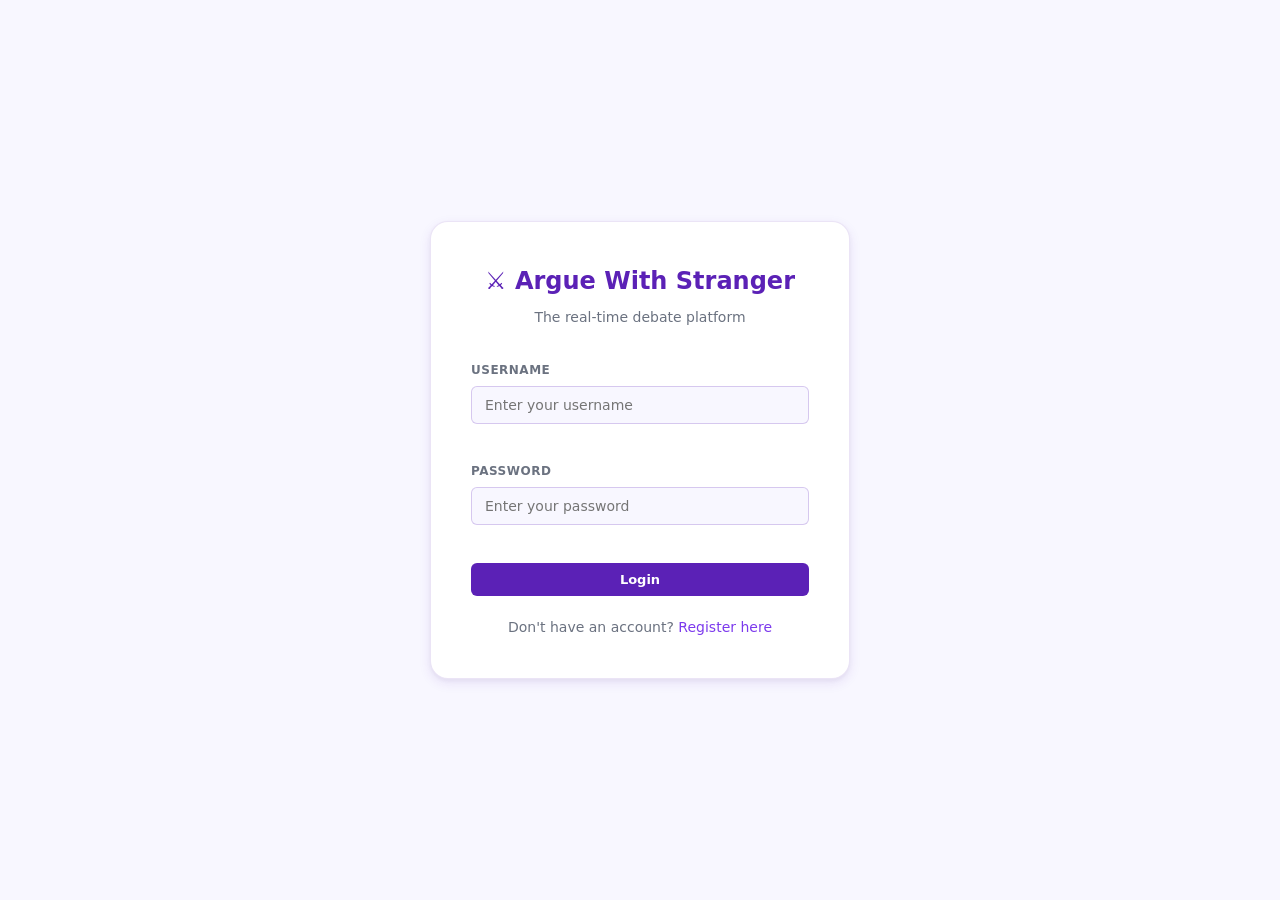
<file: src/main/resources/static/login.html>
<!DOCTYPE html>
<html lang="en">
<head>
    <meta charset="UTF-8"/>
    <meta name="viewport" content="width=device-width, initial-scale=1.0"/>
    <title>Login — Argue With Stranger</title>
    <link rel="stylesheet" href="css/style.css"/>
</head>
<body class="auth-page">

<div class="auth-card">
    <div class="auth-header">
        <h1 class="brand">⚔️ Argue With Stranger</h1>
        <p class="brand-sub">The real-time debate platform</p>
    </div>

    <div id="error-banner" class="error-banner hidden"></div>

    <form id="login-form" novalidate>
        <div class="form-group">
            <label for="username">Username</label>
            <input
                    type="text"
                    id="username"
                    placeholder="Enter your username"
                    autocomplete="username"
                    required/>
            <span class="field-error" id="username-error"></span>
        </div>

        <div class="form-group">
            <label for="password">Password</label>
            <input
                    type="password"
                    id="password"
                    placeholder="Enter your password"
                    autocomplete="current-password"
                    required/>
            <span class="field-error" id="password-error"></span>
        </div>

        <button type="submit" class="btn btn-primary btn-full" id="login-btn">
            Login
        </button>
    </form>

    <p class="auth-switch">
        Don't have an account?
        <a href="register.html">Register here</a>
    </p>
</div>

<script src="js/api.js"></script>
<script src="js/auth.js"></script>
</body>
</html>
</file>
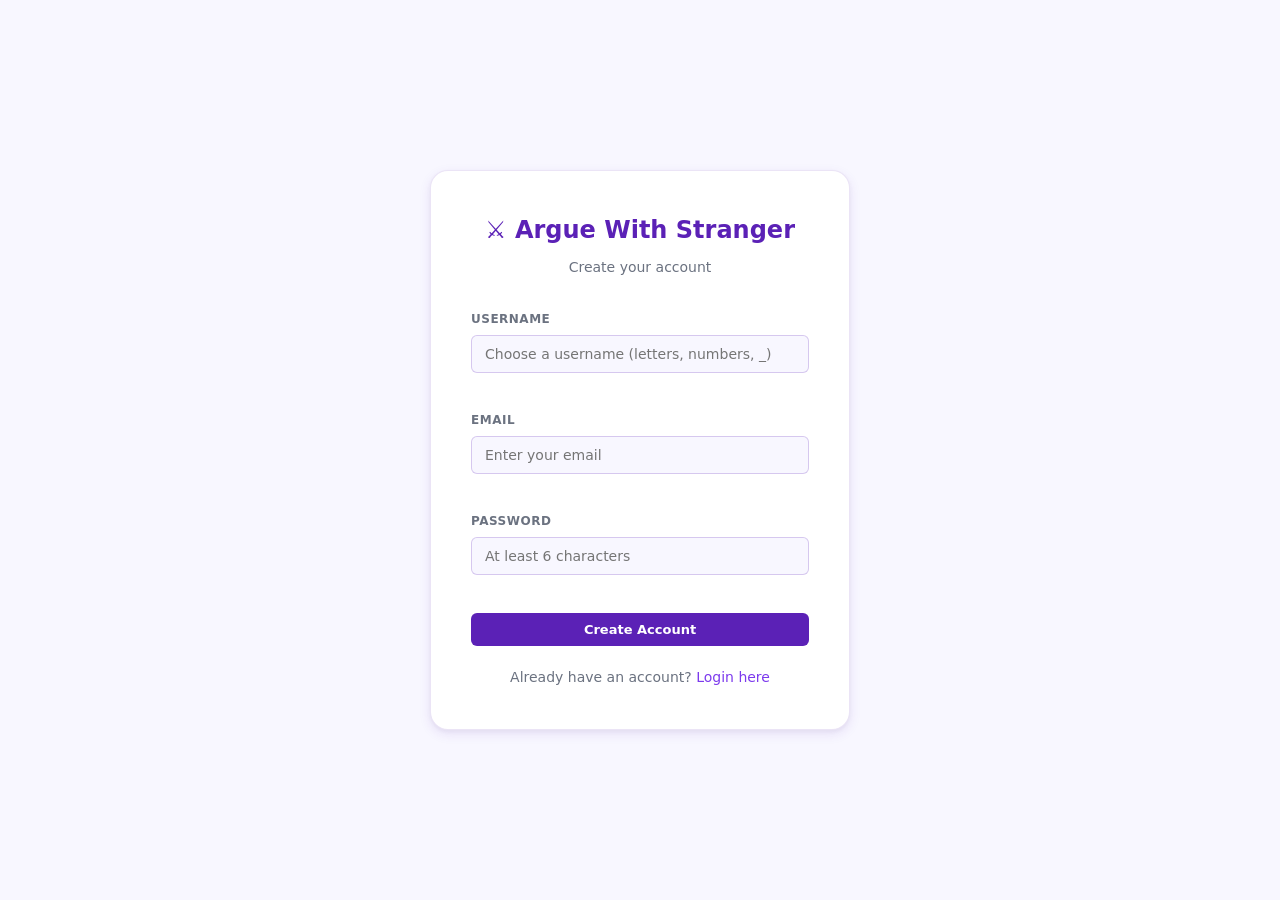
<file: src/main/resources/static/register.html>
<!DOCTYPE html>
<html lang="en">
<head>
    <meta charset="UTF-8"/>
    <meta name="viewport" content="width=device-width, initial-scale=1.0"/>
    <title>Register — Argue With Stranger</title>
    <link rel="stylesheet" href="css/style.css"/>
</head>
<body class="auth-page">

<div class="auth-card">
    <div class="auth-header">
        <h1 class="brand">⚔️ Argue With Stranger</h1>
        <p class="brand-sub">Create your account</p>
    </div>

    <div id="error-banner" class="error-banner hidden"></div>

    <form id="register-form" novalidate>
        <div class="form-group">
            <label for="username">Username</label>
            <input
                    type="text"
                    id="username"
                    placeholder="Choose a username (letters, numbers, _)"
                    autocomplete="username"
                    required/>
            <span class="field-error" id="username-error"></span>
        </div>

        <div class="form-group">
            <label for="email">Email</label>
            <input
                    type="email"
                    id="email"
                    placeholder="Enter your email"
                    autocomplete="email"
                    required/>
            <span class="field-error" id="email-error"></span>
        </div>

        <div class="form-group">
            <label for="password">Password</label>
            <input
                    type="password"
                    id="password"
                    placeholder="At least 6 characters"
                    autocomplete="new-password"
                    required/>
            <span class="field-error" id="password-error"></span>
        </div>

        <button type="submit" class="btn btn-primary btn-full" id="register-btn">
            Create Account
        </button>
    </form>

    <p class="auth-switch">
        Already have an account?
        <a href="login.html">Login here</a>
    </p>
</div>

<script src="js/api.js"></script>
<script src="js/auth.js"></script>
</body>
</html>
</file>
<file: src/main/resources/static/css/style.css>
/* ═══════════════════════════════════════════════════════
   ARGUE STRANGER — UI v1 (Purple/Violet Theme)
   Professional redesign — light, clean, modern
═══════════════════════════════════════════════════════ */

/* RESET & BASE */
*, *::before, *::after { box-sizing: border-box; margin: 0; padding: 0; }

:root {
  --brand:          #5b21b6;
  --brand-mid:      #7c3aed;
  --brand-light:    #ede9fe;
  --brand-hover:    #6d28d9;
  --favor:          #1d4ed8;
  --favor-light:    #eff6ff;
  --against:        #b91c1c;
  --against-light:  #fef2f2;
  --green:          #15803d;
  --green-light:    #f0fdf4;
  --bg:             #f8f7ff;
  --surface:        #ffffff;
  --surface2:       #f4f3ff;
  --border:         rgba(91, 33, 182, 0.12);
  --border-md:      rgba(91, 33, 182, 0.22);
  --border-strong:  rgba(91, 33, 182, 0.35);
  --text:           #1e1b4b;
  --text-muted:     #6b7280;
  --text-hint:      #9ca3af;
  --shadow-sm:      0 1px 3px rgba(91, 33, 182, 0.08), 0 1px 2px rgba(0, 0, 0, 0.04);
  --shadow-md:      0 4px 12px rgba(91, 33, 182, 0.1), 0 2px 4px rgba(0, 0, 0, 0.04);
  --radius-sm:      6px;
  --radius-md:      10px;
  --radius-lg:      14px;
  --radius-xl:      18px;
  --radius-pill:    999px;
}

body {
  font-family: 'Segoe UI', system-ui, -apple-system, sans-serif;
  background: var(--bg);
  color: var(--text);
  line-height: 1.6;
  font-size: 15px;
  min-height: 100vh;
}

a { color: var(--brand-mid); text-decoration: none; }
a:hover { text-decoration: underline; }

/* ═══════════════════════════════════════════════════════
   UTILITIES
═══════════════════════════════════════════════════════ */
.hidden    { display: none !important; }
.container { max-width: 1060px; margin: 0 auto; padding: 28px 20px; }

/* ═══════════════════════════════════════════════════════
   BUTTONS
═══════════════════════════════════════════════════════ */
.btn {
  display: inline-flex;
  align-items: center;
  justify-content: center;
  gap: 6px;
  padding: 9px 20px;
  border: none;
  border-radius: var(--radius-sm);
  font-size: 13px;
  font-weight: 600;
  cursor: pointer;
  transition: opacity 0.15s, transform 0.1s;
  white-space: nowrap;
  font-family: inherit;
}
.btn:hover   { opacity: 0.88; }
.btn:active  { transform: scale(0.97); }
.btn:disabled { opacity: 0.45; cursor: not-allowed; }

.btn-primary  { background: var(--brand);   color: #fff; }
.btn-favor    { background: var(--favor);   color: #fff; }
.btn-against  { background: var(--against); color: #fff; }
.btn-danger   { background: var(--against); color: #fff; }
.btn-ghost    {
  background: var(--surface);
  color: var(--text-muted);
  border: 1px solid var(--border-md);
}
.btn-ghost:hover { border-color: var(--brand-mid); color: var(--brand); }
.btn-surface  { background: var(--surface2); color: var(--brand); border: 1px solid var(--border-md); }
.btn-full     { width: 100%; }
.btn-sm       { padding: 6px 13px; font-size: 12px; }

/* ═══════════════════════════════════════════════════════
   NAVBAR
═══════════════════════════════════════════════════════ */
.navbar {
  display: flex;
  align-items: center;
  justify-content: space-between;
  padding: 0 28px;
  height: 56px;
  background: var(--surface);
  border-bottom: 1px solid var(--border);
  position: sticky;
  top: 0;
  z-index: 100;
}
.nav-brand {
  font-size: 17px;
  font-weight: 700;
  color: var(--brand);
  letter-spacing: -0.3px;
  display: flex;
  align-items: center;
  gap: 8px;
}
.nav-brand-dot {
  width: 8px;
  height: 8px;
  border-radius: 50%;
  background: var(--brand-mid);
  flex-shrink: 0;
}
.nav-right {
  display: flex;
  align-items: center;
  gap: 6px;
}
.nav-link {
  font-size: 13px;
  font-weight: 500;
  color: var(--text-muted);
  padding: 6px 12px;
  border-radius: var(--radius-sm);
  transition: background 0.15s, color 0.15s;
}
.nav-link:hover      { background: var(--surface2); color: var(--text); text-decoration: none; }
.nav-link.active     { background: var(--brand-light); color: var(--brand); }
.nav-username        { font-size: 13px; font-weight: 600; color: var(--brand-mid); padding: 6px 12px; }

/* ═══════════════════════════════════════════════════════
   AUTH PAGES
═══════════════════════════════════════════════════════ */
.auth-page {
  display: flex;
  align-items: center;
  justify-content: center;
  min-height: 100vh;
  padding: 24px;
  background: var(--bg);
}
.auth-card {
  background: var(--surface);
  border: 1px solid var(--border);
  border-radius: var(--radius-xl);
  padding: 40px;
  width: 100%;
  max-width: 420px;
  box-shadow: var(--shadow-md);
}
.auth-header   { text-align: center; margin-bottom: 32px; }
.brand         { font-size: 24px; font-weight: 800; color: var(--brand); }
.brand-sub     { color: var(--text-muted); margin-top: 6px; font-size: 14px; }

.form-group    { margin-bottom: 18px; }
.form-group label {
  display: block;
  font-size: 12px;
  font-weight: 600;
  color: var(--text-muted);
  margin-bottom: 6px;
  text-transform: uppercase;
  letter-spacing: 0.5px;
}
.form-group input {
  width: 100%;
  padding: 10px 13px;
  background: var(--bg);
  border: 1px solid var(--border-md);
  border-radius: var(--radius-sm);
  color: var(--text);
  font-size: 14px;
  outline: none;
  transition: border-color 0.2s;
  font-family: inherit;
}
.form-group input:focus   { border-color: var(--brand-mid); }
.form-group input.invalid { border-color: var(--against); }

.field-error {
  display: block;
  font-size: 12px;
  color: var(--against);
  margin-top: 4px;
  min-height: 16px;
}
.auth-switch {
  text-align: center;
  margin-top: 20px;
  font-size: 14px;
  color: var(--text-muted);
}
.error-banner {
  background: var(--against-light);
  border: 1px solid rgba(185, 28, 28, 0.25);
  border-radius: var(--radius-sm);
  padding: 12px 16px;
  margin-bottom: 20px;
  font-size: 14px;
  color: var(--against);
}

/* ═══════════════════════════════════════════════════════
   HERO
═══════════════════════════════════════════════════════ */
.hero {
  padding: 64px 20px 52px;
  text-align: center;
  max-width: 680px;
  margin: 0 auto;
}
.hero-tag {
  display: inline-flex;
  align-items: center;
  gap: 7px;
  background: var(--brand-light);
  color: var(--brand);
  font-size: 12px;
  font-weight: 600;
  padding: 5px 14px;
  border-radius: var(--radius-pill);
  margin-bottom: 22px;
  letter-spacing: 0.3px;
}
.hero-tag-dot {
  width: 6px;
  height: 6px;
  border-radius: 50%;
  background: var(--brand-mid);
  flex-shrink: 0;
}
.hero h1 {
  font-size: 38px;
  font-weight: 700;
  color: var(--text);
  line-height: 1.2;
  margin-bottom: 14px;
  letter-spacing: -0.5px;
}
.hero h1 span { color: var(--brand-mid); }
.hero h2 {
  font-size: 22px;
  font-weight: 600;
  color: var(--text);
  margin-bottom: 12px;
}
.hero p {
  font-size: 16px;
  color: var(--text-muted);
  max-width: 520px;
  margin: 0 auto 28px;
  line-height: 1.7;
}
.hero-actions { display: flex; gap: 10px; justify-content: center; flex-wrap: wrap; }

/* ═══════════════════════════════════════════════════════
   STATS SECTION
═══════════════════════════════════════════════════════ */
.stats-section {
  display: grid;
  grid-template-columns: repeat(auto-fit, minmax(200px, 1fr));
  gap: 16px;
  max-width: 1060px;
  margin: 0 auto 48px;
  padding: 0 20px;
}
.stat-card {
  background: var(--surface);
  border: 1px solid var(--border);
  border-radius: var(--radius-lg);
  padding: 22px 20px;
  text-align: center;
  box-shadow: var(--shadow-sm);
  transition: border-color 0.2s, transform 0.15s;
}
.stat-card:hover { border-color: var(--border-strong); transform: translateY(-2px); }
.stat-card h2 {
  font-size: 30px;
  font-weight: 700;
  color: var(--brand-mid);
  letter-spacing: -0.5px;
  margin-bottom: 6px;
}
.stat-card p  { font-size: 13px; color: var(--text-muted); font-weight: 500; }

/* ═══════════════════════════════════════════════════════
   TOOLBAR
═══════════════════════════════════════════════════════ */
.toolbar {
  display: flex;
  gap: 14px;
  flex-wrap: wrap;
  align-items: center;
  margin-bottom: 22px;
}
.search-input {
  flex: 1;
  min-width: 200px;
  padding: 9px 13px;
  background: var(--surface);
  border: 1px solid var(--border-md);
  border-radius: var(--radius-sm);
  color: var(--text);
  font-size: 13px;
  outline: none;
  font-family: inherit;
  transition: border-color 0.2s;
}
.search-input:focus   { border-color: var(--brand-mid); }
.search-input::placeholder { color: var(--text-hint); }

.filter-tabs { display: flex; gap: 6px; flex-wrap: wrap; }
.filter-tab {
  padding: 6px 14px;
  border-radius: var(--radius-pill);
  border: 1px solid var(--border-md);
  background: var(--surface);
  color: var(--text-muted);
  font-size: 13px;
  font-weight: 500;
  cursor: pointer;
  transition: all 0.15s;
  font-family: inherit;
}
.filter-tab:hover  { color: var(--text); border-color: var(--brand-mid); }
.filter-tab.active {
  background: var(--brand-light);
  border-color: var(--brand-mid);
  color: var(--brand);
  font-weight: 600;
}

/* ═══════════════════════════════════════════════════════
   DEBATE CARDS
═══════════════════════════════════════════════════════ */
.debates-grid {
  display: grid;
  grid-template-columns: repeat(auto-fill, minmax(300px, 1fr));
  gap: 16px;
}
.debate-card {
  background: var(--surface);
  border: 1px solid var(--border);
  border-radius: var(--radius-lg);
  padding: 22px;
  display: flex;
  flex-direction: column;
  gap: 14px;
  box-shadow: var(--shadow-sm);
  transition: border-color 0.2s, box-shadow 0.2s, transform 0.15s;
}
.debate-card:hover {
  border-color: var(--brand-mid);
  box-shadow: var(--shadow-md);
  transform: translateY(-2px);
}

/* Card top row */
.card-top { display: flex; align-items: center; justify-content: space-between; }

/* Status badges */
.card-status-badge {
  display: inline-block;
  padding: 3px 10px;
  border-radius: var(--radius-pill);
  font-size: 11px;
  font-weight: 700;
  letter-spacing: 0.3px;
  text-transform: uppercase;
}
.badge-OPEN    { background: var(--favor-light);  color: var(--favor); }
.badge-ONGOING { background: var(--green-light);  color: var(--green); }
.badge-CLOSED  { background: var(--surface2);     color: var(--text-muted); border: 1px solid var(--border); }

.ai-badge {
  background: var(--brand-light);
  color: var(--brand);
  font-size: 11px;
  font-weight: 700;
  padding: 3px 10px;
  border-radius: var(--radius-pill);
}
.card-category {
  font-size: 11px;
  font-weight: 600;
  color: var(--text-hint);
  letter-spacing: 0.4px;
  text-transform: uppercase;
}

.card-topic {
  font-size: 15px;
  font-weight: 700;
  color: var(--text);
  line-height: 1.4;
}
.card-description {
  font-size: 13px;
  color: var(--text-muted);
  line-height: 1.55;
  display: -webkit-box;
  -webkit-line-clamp: 2;
  -webkit-box-orient: vertical;
  overflow: hidden;
}

/* Versus block */
.card-participants {
  display: flex;
  align-items: center;
  background: #fafafa;
  border: 1px solid var(--border);
  border-radius: var(--radius-sm);
  overflow: hidden;
}
.participant { flex: 1; padding: 10px 12px; }
.participant.against { text-align: right; }
.participant-label {
  display: block;
  font-size: 10px;
  font-weight: 700;
  letter-spacing: 0.7px;
  text-transform: uppercase;
  margin-bottom: 3px;
}
.favor   .participant-label { color: var(--favor); }
.against .participant-label { color: var(--against); }
.participant-name { font-size: 12px; font-weight: 500; color: var(--text-muted); }
.participant-vs {
  padding: 0 8px;
  font-size: 11px;
  font-weight: 800;
  color: var(--border-md);
  flex-shrink: 0;
}

.card-actions { display: flex; gap: 8px; }
.card-actions .btn { flex: 1; font-size: 12px; padding: 8px 10px; }

/* ═══════════════════════════════════════════════════════
   PAGINATION
═══════════════════════════════════════════════════════ */
.pagination { display: flex; justify-content: center; gap: 6px; padding: 32px 0; }
.page-btn {
  width: 36px;
  height: 36px;
  border-radius: var(--radius-sm);
  border: 1px solid var(--border-md);
  background: var(--surface);
  color: var(--text-muted);
  font-size: 13px;
  cursor: pointer;
  transition: all 0.15s;
  font-family: inherit;
}
.page-btn:hover  { border-color: var(--brand-mid); color: var(--brand); }
.page-btn.active {
  background: var(--brand);
  border-color: var(--brand);
  color: #fff;
}

/* ═══════════════════════════════════════════════════════
   LOADING
═══════════════════════════════════════════════════════ */
.loading-spinner {
  text-align: center;
  padding: 48px;
  color: var(--text-muted);
  font-size: 14px;
  grid-column: 1 / -1;
}

/* ═══════════════════════════════════════════════════════
   DEBATE ROOM
═══════════════════════════════════════════════════════ */
.debate-page   { display: flex; flex-direction: column; height: 100vh; }
.debate-header {
  display: flex;
  align-items: center;
  justify-content: space-between;
  padding: 14px 24px;
  background: var(--surface);
  border-bottom: 1px solid var(--border);
  flex-shrink: 0;
}
.debate-header-left { display: flex; align-items: center; gap: 16px; }
.back-link { color: var(--text-muted); font-size: 13px; }
.back-link:hover { color: var(--text); text-decoration: none; }
.debate-title { font-size: 16px; font-weight: 700; color: var(--text); }
.debate-header-right { display: flex; align-items: center; gap: 10px; }

.status-badge {
  padding: 3px 11px;
  border-radius: var(--radius-pill);
  font-size: 11px;
  font-weight: 700;
  text-transform: uppercase;
  letter-spacing: 0.3px;
}

.debate-layout {
  display: grid;
  grid-template-columns: 200px 1fr 200px;
  flex: 1;
  overflow: hidden;
}

/* Debater panels */
.debater-panel {
  display: flex;
  flex-direction: column;
  align-items: center;
  padding: 24px 16px;
  gap: 12px;
  border-right: 1px solid var(--border);
}
.against-panel { border-right: none; border-left: 1px solid var(--border); }
.favor-panel   { background: rgba(29, 78, 216, 0.03); }
.against-panel { background: rgba(185, 28, 28, 0.03); }

.debater-label {
  font-size: 10px;
  font-weight: 800;
  letter-spacing: 1px;
  text-transform: uppercase;
}
.favor-panel   .debater-label { color: var(--favor); }
.against-panel .debater-label { color: var(--against); }
.debater-name  { font-size: 15px; font-weight: 700; text-align: center; color: var(--text); }
.vote-count    { font-size: 12px; color: var(--text-muted); }
.vote-btn      { width: 100%; margin-top: auto; }

/* Chat panel */
.chat-panel    { display: flex; flex-direction: column; overflow: hidden; }
.chat-messages {
  flex: 1;
  overflow-y: auto;
  padding: 20px;
  display: flex;
  flex-direction: column;
  gap: 12px;
  scroll-behavior: smooth;
}
.chat-placeholder {
  text-align: center;
  color: var(--text-hint);
  margin-top: 40px;
  font-size: 13px;
}

/* Chat bubbles */
.message-bubble {
  max-width: 70%;
  padding: 11px 15px;
  border-radius: var(--radius-md);
  font-size: 14px;
  line-height: 1.5;
  word-break: break-word;
}
.message-bubble.favor {
  align-self: flex-start;
  background: var(--favor-light);
  border: 1px solid rgba(29, 78, 216, 0.2);
  border-bottom-left-radius: 4px;
}
.message-bubble.against {
  align-self: flex-end;
  background: var(--against-light);
  border: 1px solid rgba(185, 28, 28, 0.2);
  border-bottom-right-radius: 4px;
}
.message-bubble.spectator {
  align-self: center;
  background: var(--surface2);
  font-style: italic;
  font-size: 13px;
  border: 1px solid var(--border);
}
.bubble-sender {
  font-size: 11px;
  font-weight: 700;
  margin-bottom: 4px;
  text-transform: uppercase;
  letter-spacing: 0.5px;
}
.favor   .bubble-sender { color: var(--favor); }
.against .bubble-sender { color: var(--against); }
.bubble-time { font-size: 10px; color: var(--text-hint); margin-top: 4px; }

/* Message input */
.spectator-notice {
  text-align: center;
  padding: 12px;
  background: var(--surface);
  border-top: 1px solid var(--border);
  font-size: 13px;
  color: var(--text-muted);
}
.message-input-area {
  padding: 16px;
  background: var(--surface);
  border-top: 1px solid var(--border);
}
.message-textarea {
  width: 100%;
  padding: 11px 13px;
  background: var(--bg);
  border: 1px solid var(--border-md);
  border-radius: var(--radius-sm);
  color: var(--text);
  font-size: 14px;
  resize: none;
  outline: none;
  font-family: inherit;
  transition: border-color 0.2s;
}
.message-textarea:focus { border-color: var(--brand-mid); }
.input-footer { display: flex; justify-content: space-between; align-items: center; margin-top: 10px; }
.char-count   { font-size: 12px; color: var(--text-hint); }

/* Result banner */
.result-banner {
  padding: 24px;
  background: var(--surface);
  border-top: 1px solid var(--border);
  text-align: center;
}
.result-banner h3 { margin-bottom: 12px; font-size: 18px; font-weight: 700; }

/* ═══════════════════════════════════════════════════════
   AI ANALYSIS BOX
═══════════════════════════════════════════════════════ */
.ai-analysis-box {
  margin: 20px 0;
  padding: 20px;
  border-radius: var(--radius-lg);
  background: var(--surface);
  border: 1px solid var(--border-md);
  box-shadow: var(--shadow-sm);
}
.ai-analysis-box h3 { margin-bottom: 10px; color: var(--brand-mid); font-size: 15px; font-weight: 700; }
.ai-analysis-box p  { color: var(--text-muted); line-height: 1.7; font-size: 14px; }

/* AI Score Grid */
.ai-score-grid { display: flex; gap: 12px; margin: 16px 0; flex-wrap: wrap; }
.ai-score-card {
  flex: 1;
  min-width: 130px;
  background: var(--brand-light);
  border: 1px solid var(--border-md);
  border-radius: var(--radius-md);
  padding: 16px;
  text-align: center;
  transition: border-color 0.2s, transform 0.15s;
}
.ai-score-card:hover { border-color: var(--brand-mid); transform: translateY(-2px); }
.ai-score-card h4   { color: var(--brand); margin-bottom: 8px; font-size: 13px; font-weight: 600; }
.ai-score-card span { font-size: 26px; font-weight: 700; color: var(--text); }

.ai-summary-box {
  background: var(--surface2);
  border: 1px solid var(--border);
  border-radius: var(--radius-md);
  padding: 16px;
  margin: 16px 0;
}
.ai-summary-box h4 { margin-bottom: 8px; color: var(--brand); font-size: 14px; font-weight: 600; }
.ai-summary-box p  { color: var(--text-muted); line-height: 1.7; font-size: 14px; }

/* ═══════════════════════════════════════════════════════
   PROFILE
═══════════════════════════════════════════════════════ */
.profile-card {
  background: var(--surface);
  border: 1px solid var(--border);
  border-radius: var(--radius-xl);
  padding: 32px;
  display: flex;
  align-items: center;
  gap: 28px;
  margin-bottom: 28px;
  flex-wrap: wrap;
  box-shadow: var(--shadow-sm);
}
.profile-avatar {
  width: 76px;
  height: 76px;
  border-radius: 50%;
  background: var(--brand-light);
  display: flex;
  align-items: center;
  justify-content: center;
  font-size: 28px;
  font-weight: 700;
  color: var(--brand-mid);
  flex-shrink: 0;
  border: 2px solid var(--border-md);
}
.profile-info { flex: 1; }
.profile-info h2 { font-size: 22px; font-weight: 700; color: var(--text); }
.profile-email   { color: var(--text-muted); font-size: 13px; margin-top: 4px; }
.role-badge {
  display: inline-block;
  padding: 2px 10px;
  border-radius: var(--radius-pill);
  font-size: 11px;
  font-weight: 700;
  margin-top: 8px;
  background: var(--brand-light);
  color: var(--brand);
}
.profile-stats { display: flex; gap: 28px; flex-wrap: wrap; }
.stat          { text-align: center; }
.stat-value    { display: block; font-size: 26px; font-weight: 700; color: var(--brand-mid); }
.stat-label    { font-size: 11px; color: var(--text-muted); text-transform: uppercase; letter-spacing: 0.5px; font-weight: 500; }

/* Profile tabs */
.profile-tabs { display: flex; gap: 2px; border-bottom: 1px solid var(--border); margin-bottom: 24px; }
.profile-tab {
  padding: 9px 18px;
  background: none;
  border: none;
  border-bottom: 2px solid transparent;
  color: var(--text-muted);
  font-size: 13px;
  font-weight: 600;
  cursor: pointer;
  transition: all 0.15s;
  margin-bottom: -1px;
  font-family: inherit;
}
.profile-tab:hover  { color: var(--text); }
.profile-tab.active { color: var(--brand-mid); border-bottom-color: var(--brand-mid); }
.tab-content { min-height: 200px; }

/* ═══════════════════════════════════════════════════════
   LEADERBOARD TABLE
═══════════════════════════════════════════════════════ */
.leaderboard-table-wrapper { overflow-x: auto; }
.leaderboard-table {
  width: 100%;
  border-collapse: collapse;
  font-size: 14px;
}
.leaderboard-table th {
  text-align: left;
  padding: 11px 16px;
  border-bottom: 1px solid var(--border);
  color: var(--text-muted);
  font-size: 11px;
  font-weight: 600;
  text-transform: uppercase;
  letter-spacing: 0.5px;
}
.leaderboard-table td {
  padding: 13px 16px;
  border-bottom: 1px solid var(--border);
  color: var(--text);
}
.leaderboard-table tr:hover td { background: var(--surface2); }
.rank-1 td:first-child { color: #b45309; font-weight: 700; }
.rank-2 td:first-child { color: #6b7280; font-weight: 700; }
.rank-3 td:first-child { color: #92400e; font-weight: 700; }

/* Debates list (profile) */
.debates-list { display: flex; flex-direction: column; gap: 10px; }
.debate-list-item {
  background: var(--surface);
  border: 1px solid var(--border);
  border-radius: var(--radius-md);
  padding: 14px 18px;
  display: flex;
  align-items: center;
  gap: 16px;
  cursor: pointer;
  transition: border-color 0.2s;
  text-decoration: none;
  color: inherit;
  box-shadow: var(--shadow-sm);
}
.debate-list-item:hover { border-color: var(--brand-mid); }
.list-item-topic { flex: 1; font-weight: 600; font-size: 14px; color: var(--text); }
.list-item-meta  { font-size: 12px; color: var(--text-muted); }

/* ═══════════════════════════════════════════════════════
   RESPONSIVE
═══════════════════════════════════════════════════════ */
@media (max-width: 768px) {
  .debate-layout {
    grid-template-columns: 1fr;
    grid-template-rows: auto 1fr auto;
  }
  .debater-panel {
    flex-direction: row;
    border-right: none;
    border-left: none;
    border-bottom: 1px solid var(--border);
    padding: 12px 16px;
  }
  .against-panel { border-top: 1px solid var(--border); }
  .profile-card  { flex-direction: column; text-align: center; }
  .profile-stats { justify-content: center; }
  .hero h1 { font-size: 28px; }
  .navbar { padding: 0 16px; }
  .debates-grid { grid-template-columns: 1fr; }
  .stats-section { grid-template-columns: repeat(2, 1fr); }
}

@media (max-width: 480px) {
  .stats-section { grid-template-columns: 1fr; }
  .filter-tabs { gap: 4px; }
  .filter-tab { padding: 5px 11px; font-size: 12px; }
}
</file>
